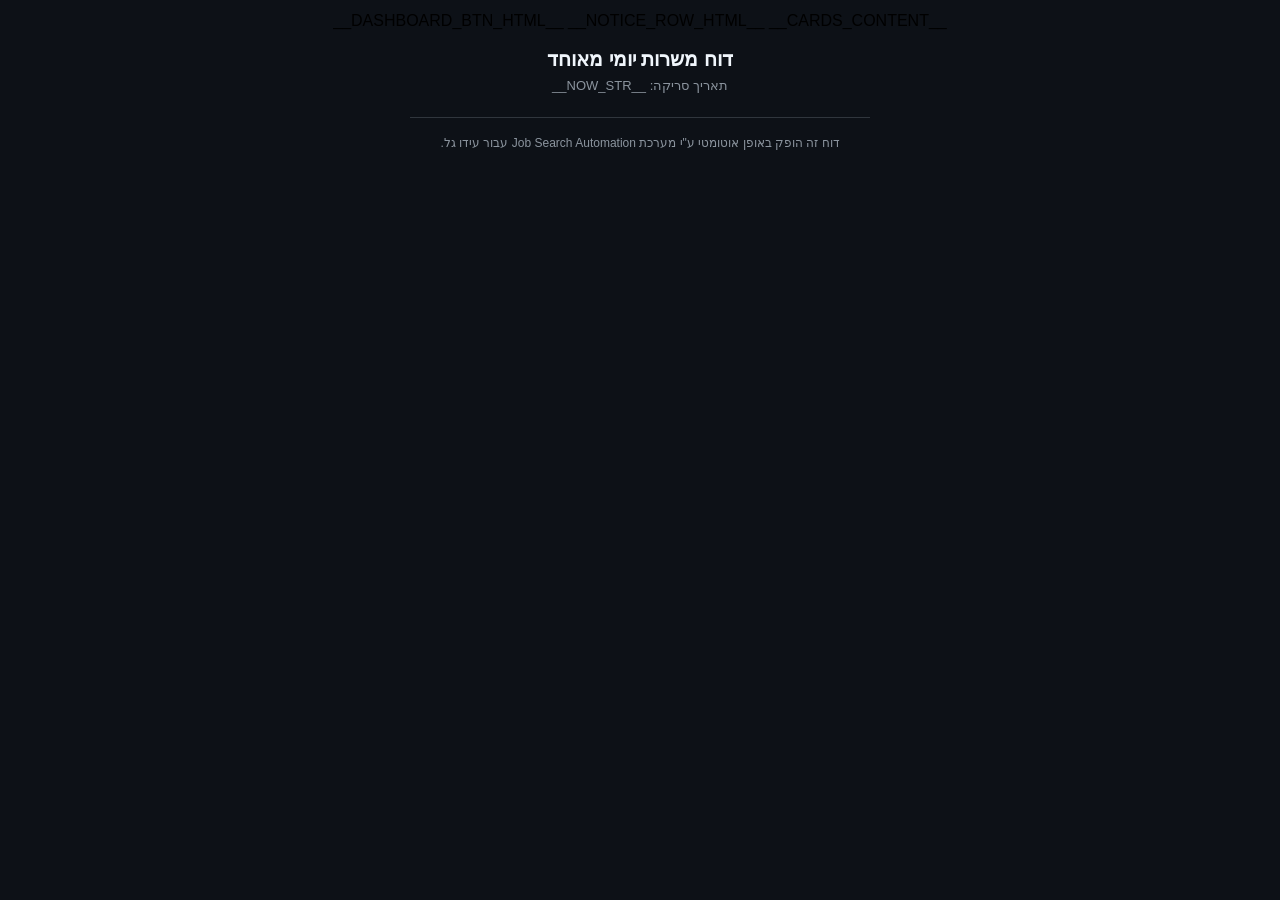
<file: frontend/templates/email_report.html>
<!DOCTYPE html>
<html lang="he" dir="rtl">
<head>
  <meta charset="UTF-8">
  <meta name="viewport" content="width=device-width, initial-scale=1.0">
  <title>דוח משרות יומי</title>
  <style>
    body {
      margin: 0;
      padding: 0;
      background-color: #0d1117;
      font-family: -apple-system, BlinkMacSystemFont, "Segoe UI", Roboto, Helvetica, Arial, sans-serif;
      -webkit-text-size-adjust: 100%;
      -ms-text-size-adjust: 100%;
    }
    table {
      border-spacing: 0;
      mso-table-lspace: 0pt;
      mso-table-rspace: 0pt;
    }
    td {
      padding: 0;
    }
    img {
      border: 0;
      -ms-interpolation-mode: bicubic;
    }
    .text-ltr {
      direction: ltr !important;
      unicode-bidi: embed !important;
      display: inline-block;
    }
  </style>
</head>
<body style="margin: 0; padding: 12px; background-color: #0d1117;">

  <!-- מיכל ראשי ממורכז -->
  <table role="presentation" width="100%" border="0" cellpadding="0" cellspacing="0" dir="rtl" style="background-color: #0d1117;">
    <tr>
      <td align="center">
        
        <table role="presentation" width="100%" border="0" cellpadding="0" cellspacing="0" style="max-width: 460px; width: 100%;">
          
          <!-- כותרת ראשית -->
          <tr>
            <td align="center" style="padding: 16px 8px 24px 8px;">
              <h1 style="margin: 0; color: #f0f6fc; font-size: 20px; font-weight: 700; line-height: 1.3;">
                דוח משרות יומי מאוחד
              </h1>
              <p style="margin: 6px 0 0 0; color: #8b949e; font-size: 13px;">
                תאריך סריקה: <span class="text-ltr">__NOW_STR__</span>
              </p>
            </td>
          </tr>

          <!-- כפתור דשבורד אינטראקטיבי -->__DASHBOARD_BTN_HTML__

          <!-- הודעת סטטוס ריצה חלקי -->__NOTICE_ROW_HTML__

          <!-- כרטיסי משרות -->__CARDS_CONTENT__

          <!-- פוטר -->
          <tr>
            <td align="center" style="padding: 16px 8px 24px 8px; border-top: 1px solid #30363d;">
              <p style="margin: 0; color: #8b949e; font-size: 12px; line-height: 1.5;">
                דוח זה הופק באופן אוטומטי ע&quot;י מערכת Job Search Automation עבור עידו גל.
              </p>
            </td>
          </tr>

        </table>

      </td>
    </tr>
  </table>

</body>
</html>
</file>
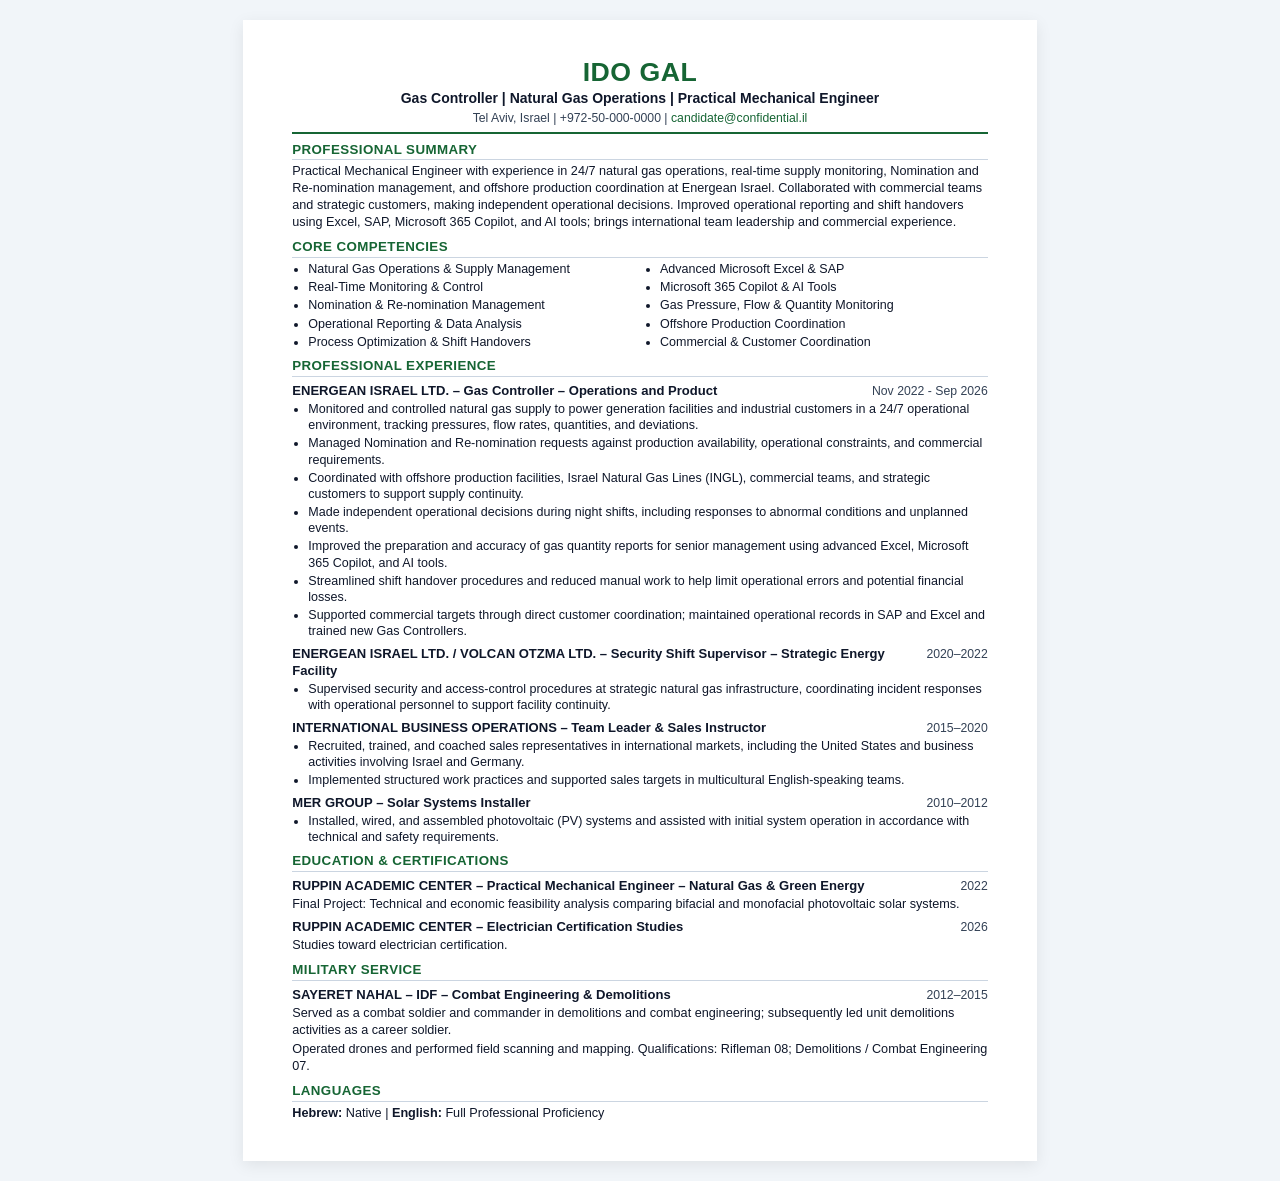
<file: docs/career/cv/cv_en.html>
<!DOCTYPE html>
<html lang="en" dir="ltr">
<head>
    <meta charset="UTF-8">
    <meta name="viewport" content="width=device-width, initial-scale=1.0">
    <title>CV - Ido Gal</title>
    <style>
        :root {
            --primary: #15803d;
            --primary-dark: #166534;
            --text-main: #0f172a;
            --text-muted: #334155;
            --border-color: #cbd5e1;
            --bg-page: #f1f5f9;
            --bg-card: #ffffff;
        }

        * {
            box-sizing: border-box;
            margin: 0;
            padding: 0;
        }

        body {
            font-family: -apple-system, BlinkMacSystemFont, "Segoe UI", Roboto, "Helvetica Neue", Arial, sans-serif;
            direction: ltr;
            text-align: left;
            background-color: var(--bg-page);
            color: var(--text-main);
            padding: 20px 0;
            line-height: 1.32;
            font-size: 9.8pt;
            -webkit-print-color-adjust: exact;
            print-color-adjust: exact;
        }

        .page-container {
            width: 210mm;
            min-height: 297mm;
            margin: 0 auto;
            background: var(--bg-card);
            padding: 10mm 13mm;
            box-shadow: 0 4px 15px rgba(0, 0, 0, 0.08);
        }

        .header-block {
            text-align: center;
            border-bottom: 2px solid var(--primary-dark);
            padding-bottom: 6px;
            margin-bottom: 6px;
        }

        .main-title {
            font-size: 20pt;
            color: var(--primary-dark);
            margin-bottom: 2px;
            font-weight: 800;
            letter-spacing: 0.5px;
            line-height: 1.1;
        }

        .subtitle {
            font-size: 10.5pt;
            color: var(--text-main);
            font-weight: 700;
            margin-bottom: 2px;
        }

        .contact-line {
            font-size: 9.2pt;
            color: var(--text-muted);
        }

        .section-title {
            font-size: 10pt;
            color: var(--primary-dark);
            margin-top: 7px;
            margin-bottom: 3px;
            font-weight: 700;
            border-bottom: 1px solid var(--border-color);
            padding-bottom: 1px;
            text-transform: uppercase;
            letter-spacing: 0.4px;
        }

        .competencies-grid {
            display: grid;
            grid-template-columns: 1fr 1fr;
            gap: 2px 24px;
            margin: 3px 0 4px 0;
            padding-left: 16px;
        }

        .competencies-grid li {
            font-size: 9.4pt;
            color: var(--text-main);
            line-height: 1.3;
        }

        .item-header {
            display: flex;
            justify-content: space-between;
            align-items: baseline;
            margin-top: 5px;
            margin-bottom: 1.5px;
            gap: 8px;
        }

        .item-title {
            font-size: 9.8pt;
            color: #0f172a;
            font-weight: 700;
        }

        .item-date {
            font-size: 9.2pt;
            color: var(--text-muted);
            white-space: nowrap;
        }

        .paragraph {
            margin: 2px 0;
            font-size: 9.5pt;
            color: var(--text-main);
            line-height: 1.34;
        }

        .cv-list {
            margin: 2px 0 3px 0;
            padding-right: 0;
            padding-left: 16px;
        }

        .cv-list li {
            margin-bottom: 1.8px;
            font-size: 9.4pt;
            color: var(--text-main);
            line-height: 1.3;
        }

        strong {
            color: #0f172a;
            font-weight: 700;
        }

        a {
            color: var(--primary-dark);
            text-decoration: none;
        }

        @media print {
            @page {
                size: A4 portrait;
                margin: 0;
            }
            body {
                background-color: #ffffff;
                padding: 0;
                margin: 0;
            }
            .page-container {
                box-shadow: none;
                padding: 8mm 12mm;
                width: 100%;
                max-width: 100%;
                min-height: auto;
                height: 100%;
            }
            .section-title {
                break-after: avoid;
            }
            .item-header, .cv-list li {
                break-inside: avoid;
            }
        }
    </style>
</head>
<body>
    <div class="page-container">
        <header class="header-block">
            <h1 class="main-title">IDO GAL</h1>
            <p class="subtitle">Gas Controller | Natural Gas Operations | Practical Mechanical Engineer</p>
            <p class="contact-line">Tel Aviv, Israel | +972-50-000-0000 | <a href="mailto:candidate@confidential.il">candidate@confidential.il</a></p>
        </header>

        <h2 class="section-title">Professional Summary</h2>
        <p class="paragraph">Practical Mechanical Engineer with experience in 24/7 natural gas operations, real-time supply monitoring, Nomination and Re-nomination management, and offshore production coordination at Energean Israel. Collaborated with commercial teams and strategic customers, making independent operational decisions. Improved operational reporting and shift handovers using Excel, SAP, Microsoft 365 Copilot, and AI tools; brings international team leadership and commercial experience.</p>

        <h2 class="section-title">Core Competencies</h2>
        <ul class="competencies-grid">
            <li>Natural Gas Operations &amp; Supply Management</li>
            <li>Advanced Microsoft Excel &amp; SAP</li>
            <li>Real-Time Monitoring &amp; Control</li>
            <li>Microsoft 365 Copilot &amp; AI Tools</li>
            <li>Nomination &amp; Re-nomination Management</li>
            <li>Gas Pressure, Flow &amp; Quantity Monitoring</li>
            <li>Operational Reporting &amp; Data Analysis</li>
            <li>Offshore Production Coordination</li>
            <li>Process Optimization &amp; Shift Handovers</li>
            <li>Commercial &amp; Customer Coordination</li>
        </ul>

        <h2 class="section-title">Professional Experience</h2>

        <div class="item-header">
            <h3 class="item-title">ENERGEAN ISRAEL LTD. – Gas Controller – Operations and Product</h3>
            <span class="item-date">Nov 2022 - Sep 2026</span>
        </div>
        <ul class="cv-list">
            <li>Monitored and controlled natural gas supply to power generation facilities and industrial customers in a 24/7 operational environment, tracking pressures, flow rates, quantities, and deviations.</li>
            <li>Managed Nomination and Re-nomination requests against production availability, operational constraints, and commercial requirements.</li>
            <li>Coordinated with offshore production facilities, Israel Natural Gas Lines (INGL), commercial teams, and strategic customers to support supply continuity.</li>
            <li>Made independent operational decisions during night shifts, including responses to abnormal conditions and unplanned events.</li>
            <li>Improved the preparation and accuracy of gas quantity reports for senior management using advanced Excel, Microsoft 365 Copilot, and AI tools.</li>
            <li>Streamlined shift handover procedures and reduced manual work to help limit operational errors and potential financial losses.</li>
            <li>Supported commercial targets through direct customer coordination; maintained operational records in SAP and Excel and trained new Gas Controllers.</li>
        </ul>

        <div class="item-header">
            <h3 class="item-title">ENERGEAN ISRAEL LTD. / VOLCAN OTZMA LTD. – Security Shift Supervisor – Strategic Energy Facility</h3>
            <span class="item-date">2020–2022</span>
        </div>
        <ul class="cv-list">
            <li>Supervised security and access-control procedures at strategic natural gas infrastructure, coordinating incident responses with operational personnel to support facility continuity.</li>
        </ul>

        <div class="item-header">
            <h3 class="item-title">INTERNATIONAL BUSINESS OPERATIONS – Team Leader &amp; Sales Instructor</h3>
            <span class="item-date">2015–2020</span>
        </div>
        <ul class="cv-list">
            <li>Recruited, trained, and coached sales representatives in international markets, including the United States and business activities involving Israel and Germany.</li>
            <li>Implemented structured work practices and supported sales targets in multicultural English-speaking teams.</li>
        </ul>

        <div class="item-header">
            <h3 class="item-title">MER GROUP – Solar Systems Installer</h3>
            <span class="item-date">2010–2012</span>
        </div>
        <ul class="cv-list">
            <li>Installed, wired, and assembled photovoltaic (PV) systems and assisted with initial system operation in accordance with technical and safety requirements.</li>
        </ul>

        <h2 class="section-title">Education &amp; Certifications</h2>
        <div class="item-header">
            <h3 class="item-title">RUPPIN ACADEMIC CENTER – Practical Mechanical Engineer – Natural Gas &amp; Green Energy</h3>
            <span class="item-date">2022</span>
        </div>
        <p class="paragraph">Final Project: Technical and economic feasibility analysis comparing bifacial and monofacial photovoltaic solar systems.</p>

        <div class="item-header">
            <h3 class="item-title">RUPPIN ACADEMIC CENTER – Electrician Certification Studies</h3>
            <span class="item-date">2026</span>
        </div>
        <p class="paragraph">Studies toward electrician certification.</p>

        <h2 class="section-title">Military Service</h2>
        <div class="item-header">
            <h3 class="item-title">SAYERET NAHAL – IDF – Combat Engineering &amp; Demolitions</h3>
            <span class="item-date">2012–2015</span>
        </div>
        <p class="paragraph">Served as a combat soldier and commander in demolitions and combat engineering; subsequently led unit demolitions activities as a career soldier.</p>
        <p class="paragraph">Operated drones and performed field scanning and mapping. Qualifications: Rifleman 08; Demolitions / Combat Engineering 07.</p>

        <h2 class="section-title">Languages</h2>
        <p class="paragraph"><strong>Hebrew:</strong> Native | <strong>English:</strong> Full Professional Proficiency</p>
    </div>
</body>
</html>
</file>
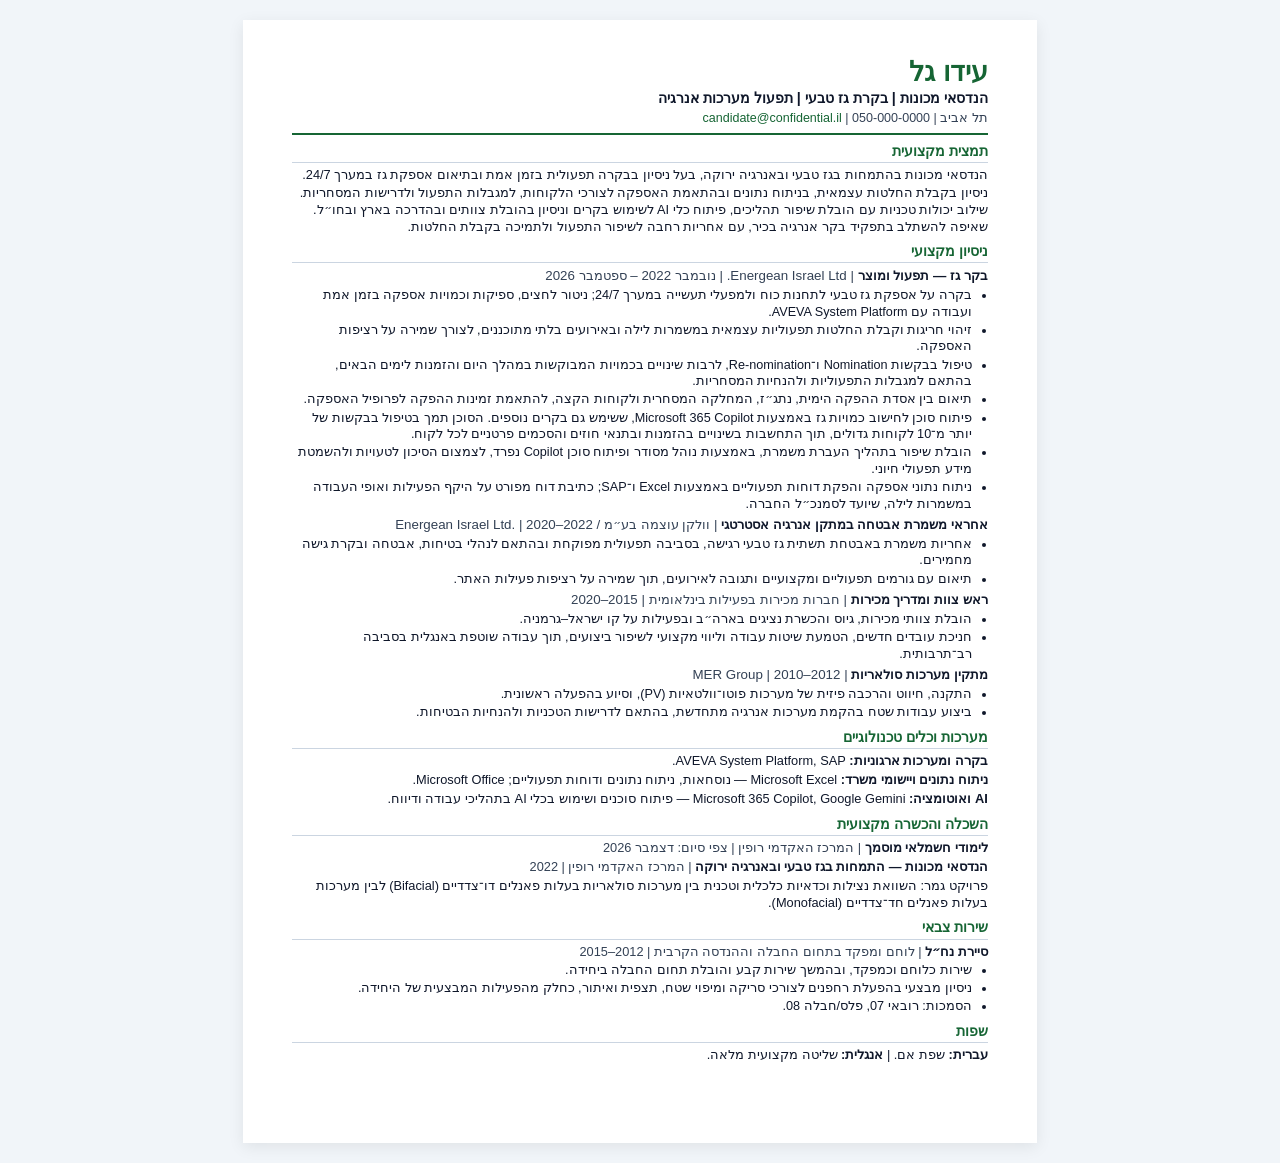
<file: docs/career/cv/cv_he.html>
<!DOCTYPE html>
<html lang="he" dir="rtl">
<head>
    <meta charset="UTF-8">
    <meta name="viewport" content="width=device-width, initial-scale=1.0">
    <title>קורות חיים - עידו גל</title>
    <style>
        :root {
            --primary: #15803d;
            --primary-dark: #166534;
            --text-main: #0f172a;
            --text-muted: #334155;
            --border-color: #cbd5e1;
            --bg-page: #f1f5f9;
            --bg-card: #ffffff;
        }

        * {
            box-sizing: border-box;
            margin: 0;
            padding: 0;
        }

        body {
            font-family: -apple-system, BlinkMacSystemFont, "Segoe UI", Roboto, "Helvetica Neue", Arial, sans-serif;
            direction: rtl;
            text-align: right;
            background-color: var(--bg-page);
            color: var(--text-main);
            padding: 20px 0;
            line-height: 1.34;
            font-size: 10pt;
            -webkit-print-color-adjust: exact;
            print-color-adjust: exact;
        }

        .page-container {
            width: 210mm;
            min-height: 297mm;
            margin: 0 auto;
            background: var(--bg-card);
            padding: 10mm 13mm;
            box-shadow: 0 4px 15px rgba(0, 0, 0, 0.08);
        }

        .header-block {
            border-bottom: 2px solid var(--primary-dark);
            padding-bottom: 6px;
            margin-bottom: 6px;
        }

        .main-title {
            font-size: 20pt;
            color: var(--primary-dark);
            margin-bottom: 2px;
            font-weight: 800;
            line-height: 1.1;
        }

        .subtitle {
            font-size: 10.8pt;
            color: var(--text-main);
            font-weight: 700;
            margin-bottom: 2px;
        }

        .contact-line {
            font-size: 9.4pt;
            color: var(--text-muted);
        }

        .section-title {
            font-size: 10.8pt;
            color: var(--primary-dark);
            margin-top: 7px;
            margin-bottom: 3px;
            font-weight: 700;
            border-bottom: 1px solid var(--border-color);
            padding-bottom: 1px;
        }

        .item-title {
            font-size: 10pt;
            color: #0f172a;
            margin-top: 4px;
            margin-bottom: 1.5px;
            font-weight: 700;
        }

        .item-meta {
            font-weight: 400;
            color: var(--text-muted);
        }

        .paragraph {
            margin: 2px 0;
            font-size: 9.6pt;
            color: var(--text-main);
            line-height: 1.34;
        }

        .cv-list {
            margin: 2px 0 3px 0;
            padding-right: 16px;
            padding-left: 0;
        }

        .cv-list li {
            margin-bottom: 1.8px;
            font-size: 9.5pt;
            color: var(--text-main);
            line-height: 1.3;
        }

        strong {
            color: #0f172a;
            font-weight: 700;
        }

        a {
            color: var(--primary-dark);
            text-decoration: none;
        }

        @media print {
            @page {
                size: A4 portrait;
                margin: 0;
            }
            body {
                background-color: #ffffff;
                padding: 0;
                margin: 0;
            }
            .page-container {
                box-shadow: none;
                padding: 8mm 12mm;
                width: 100%;
                max-width: 100%;
                min-height: auto;
                height: 100%;
            }
            .section-title {
                break-after: avoid;
            }
            .item-title, .cv-list li {
                break-inside: avoid;
            }
        }
    </style>
</head>
<body>
    <div class="page-container">
        <header class="header-block">
            <h1 class="main-title">עידו גל</h1>
            <p class="subtitle">הנדסאי מכונות | בקרת גז טבעי | תפעול מערכות אנרגיה</p>
            <p class="contact-line">תל אביב | <span dir="ltr">050-000-0000</span> | <a href="mailto:candidate@confidential.il">candidate@confidential.il</a></p>
        </header>

        <h2 class="section-title">תמצית מקצועית</h2>
        <p class="paragraph">הנדסאי מכונות בהתמחות בגז טבעי ובאנרגיה ירוקה, בעל ניסיון בבקרה תפעולית בזמן אמת ובתיאום אספקת גז במערך 24/7. ניסיון בקבלת החלטות עצמאית, בניתוח נתונים ובהתאמת האספקה לצורכי הלקוחות, למגבלות התפעול ולדרישות המסחריות. שילוב יכולות טכניות עם הובלת שיפור תהליכים, פיתוח כלי AI לשימוש בקרים וניסיון בהובלת צוותים ובהדרכה בארץ ובחו״ל. שאיפה להשתלב בתפקיד בקר אנרגיה בכיר, עם אחריות רחבה לשיפור התפעול ולתמיכה בקבלת החלטות.</p>

        <h2 class="section-title">ניסיון מקצועי</h2>

        <h3 class="item-title">בקר גז — תפעול ומוצר <span class="item-meta">| Energean Israel Ltd. | נובמבר 2022 – ספטמבר 2026</span></h3>
        <ul class="cv-list">
            <li>בקרה על אספקת גז טבעי לתחנות כוח ולמפעלי תעשייה במערך 24/7; ניטור לחצים, ספיקות וכמויות אספקה בזמן אמת ועבודה עם AVEVA System Platform.</li>
            <li>זיהוי חריגות וקבלת החלטות תפעוליות עצמאית במשמרות לילה ובאירועים בלתי מתוכננים, לצורך שמירה על רציפות האספקה.</li>
            <li>טיפול בבקשות Nomination ו־Re-nomination, לרבות שינויים בכמויות המבוקשות במהלך היום והזמנות לימים הבאים, בהתאם למגבלות התפעוליות ולהנחיות המסחריות.</li>
            <li>תיאום בין אסדת ההפקה הימית, נתג״ז, המחלקה המסחרית ולקוחות הקצה, להתאמת זמינות ההפקה לפרופיל האספקה.</li>
            <li>פיתוח סוכן לחישוב כמויות גז באמצעות Microsoft 365 Copilot, ששימש גם בקרים נוספים. הסוכן תמך בטיפול בבקשות של יותר מ־10 לקוחות גדולים, תוך התחשבות בשינויים בהזמנות ובתנאי חוזים והסכמים פרטניים לכל לקוח.</li>
            <li>הובלת שיפור בתהליך העברת משמרת, באמצעות נוהל מסודר ופיתוח סוכן Copilot נפרד, לצמצום הסיכון לטעויות ולהשמטת מידע תפעולי חיוני.</li>
            <li>ניתוח נתוני אספקה והפקת דוחות תפעוליים באמצעות Excel ו־SAP; כתיבת דוח מפורט על היקף הפעילות ואופי העבודה במשמרות לילה, שיועד לסמנכ״ל החברה.</li>
        </ul>

        <h3 class="item-title">אחראי משמרת אבטחה במתקן אנרגיה אסטרטגי <span class="item-meta">| וולקן עוצמה בע״מ / Energean Israel Ltd. | 2020–2022</span></h3>
        <ul class="cv-list">
            <li>אחריות משמרת באבטחת תשתית גז טבעי רגישה, בסביבה תפעולית מפוקחת ובהתאם לנהלי בטיחות, אבטחה ובקרת גישה מחמירים.</li>
            <li>תיאום עם גורמים תפעוליים ומקצועיים ותגובה לאירועים, תוך שמירה על רציפות פעילות האתר.</li>
        </ul>

        <h3 class="item-title">ראש צוות ומדריך מכירות <span class="item-meta">| חברות מכירות בפעילות בינלאומית | 2015–2020</span></h3>
        <ul class="cv-list">
            <li>הובלת צוותי מכירות, גיוס והכשרת נציגים בארה״ב ובפעילות על קו ישראל–גרמניה.</li>
            <li>חניכת עובדים חדשים, הטמעת שיטות עבודה וליווי מקצועי לשיפור ביצועים, תוך עבודה שוטפת באנגלית בסביבה רב־תרבותית.</li>
        </ul>

        <h3 class="item-title">מתקין מערכות סולאריות <span class="item-meta">| MER Group | 2010–2012</span></h3>
        <ul class="cv-list">
            <li>התקנה, חיווט והרכבה פיזית של מערכות פוטו־וולטאיות (PV), וסיוע בהפעלה ראשונית.</li>
            <li>ביצוע עבודות שטח בהקמת מערכות אנרגיה מתחדשת, בהתאם לדרישות הטכניות ולהנחיות הבטיחות.</li>
        </ul>

        <h2 class="section-title">מערכות וכלים טכנולוגיים</h2>
        <p class="paragraph"><strong>בקרה ומערכות ארגוניות:</strong> AVEVA System Platform, SAP.</p>
        <p class="paragraph"><strong>ניתוח נתונים ויישומי משרד:</strong> Microsoft Excel — נוסחאות, ניתוח נתונים ודוחות תפעוליים; Microsoft Office.</p>
        <p class="paragraph"><strong>AI ואוטומציה:</strong> Microsoft 365 Copilot, Google Gemini — פיתוח סוכנים ושימוש בכלי AI בתהליכי עבודה ודיווח.</p>

        <h2 class="section-title">השכלה והכשרה מקצועית</h2>
        <p class="paragraph"><strong>לימודי חשמלאי מוסמך</strong> <span class="item-meta">| המרכז האקדמי רופין | צפי סיום: דצמבר 2026</span></p>
        <p class="paragraph"><strong>הנדסאי מכונות — התמחות בגז טבעי ובאנרגיה ירוקה</strong> <span class="item-meta">| המרכז האקדמי רופין | 2022</span></p>
        <p class="paragraph">פרויקט גמר: השוואת נצילות וכדאיות כלכלית וטכנית בין מערכות סולאריות בעלות פאנלים דו־צדדיים (Bifacial) לבין מערכות בעלות פאנלים חד־צדדיים (Monofacial).</p>

        <h2 class="section-title">שירות צבאי</h2>
        <p class="paragraph"><strong>סיירת נח״ל</strong> <span class="item-meta">| לוחם ומפקד בתחום החבלה וההנדסה הקרבית | 2012–2015</span></p>
        <ul class="cv-list">
            <li>שירות כלוחם וכמפקד, ובהמשך שירות קבע והובלת תחום החבלה ביחידה.</li>
            <li>ניסיון מבצעי בהפעלת רחפנים לצורכי סריקה ומיפוי שטח, תצפית ואיתור, כחלק מהפעילות המבצעית של היחידה.</li>
            <li>הסמכות: רובאי 07, פלס/חבלה 08.</li>
        </ul>

        <h2 class="section-title">שפות</h2>
        <p class="paragraph"><strong>עברית:</strong> שפת אם. | <strong>אנגלית:</strong> שליטה מקצועית מלאה.</p>
    </div>
</body>
</html>
</file>
